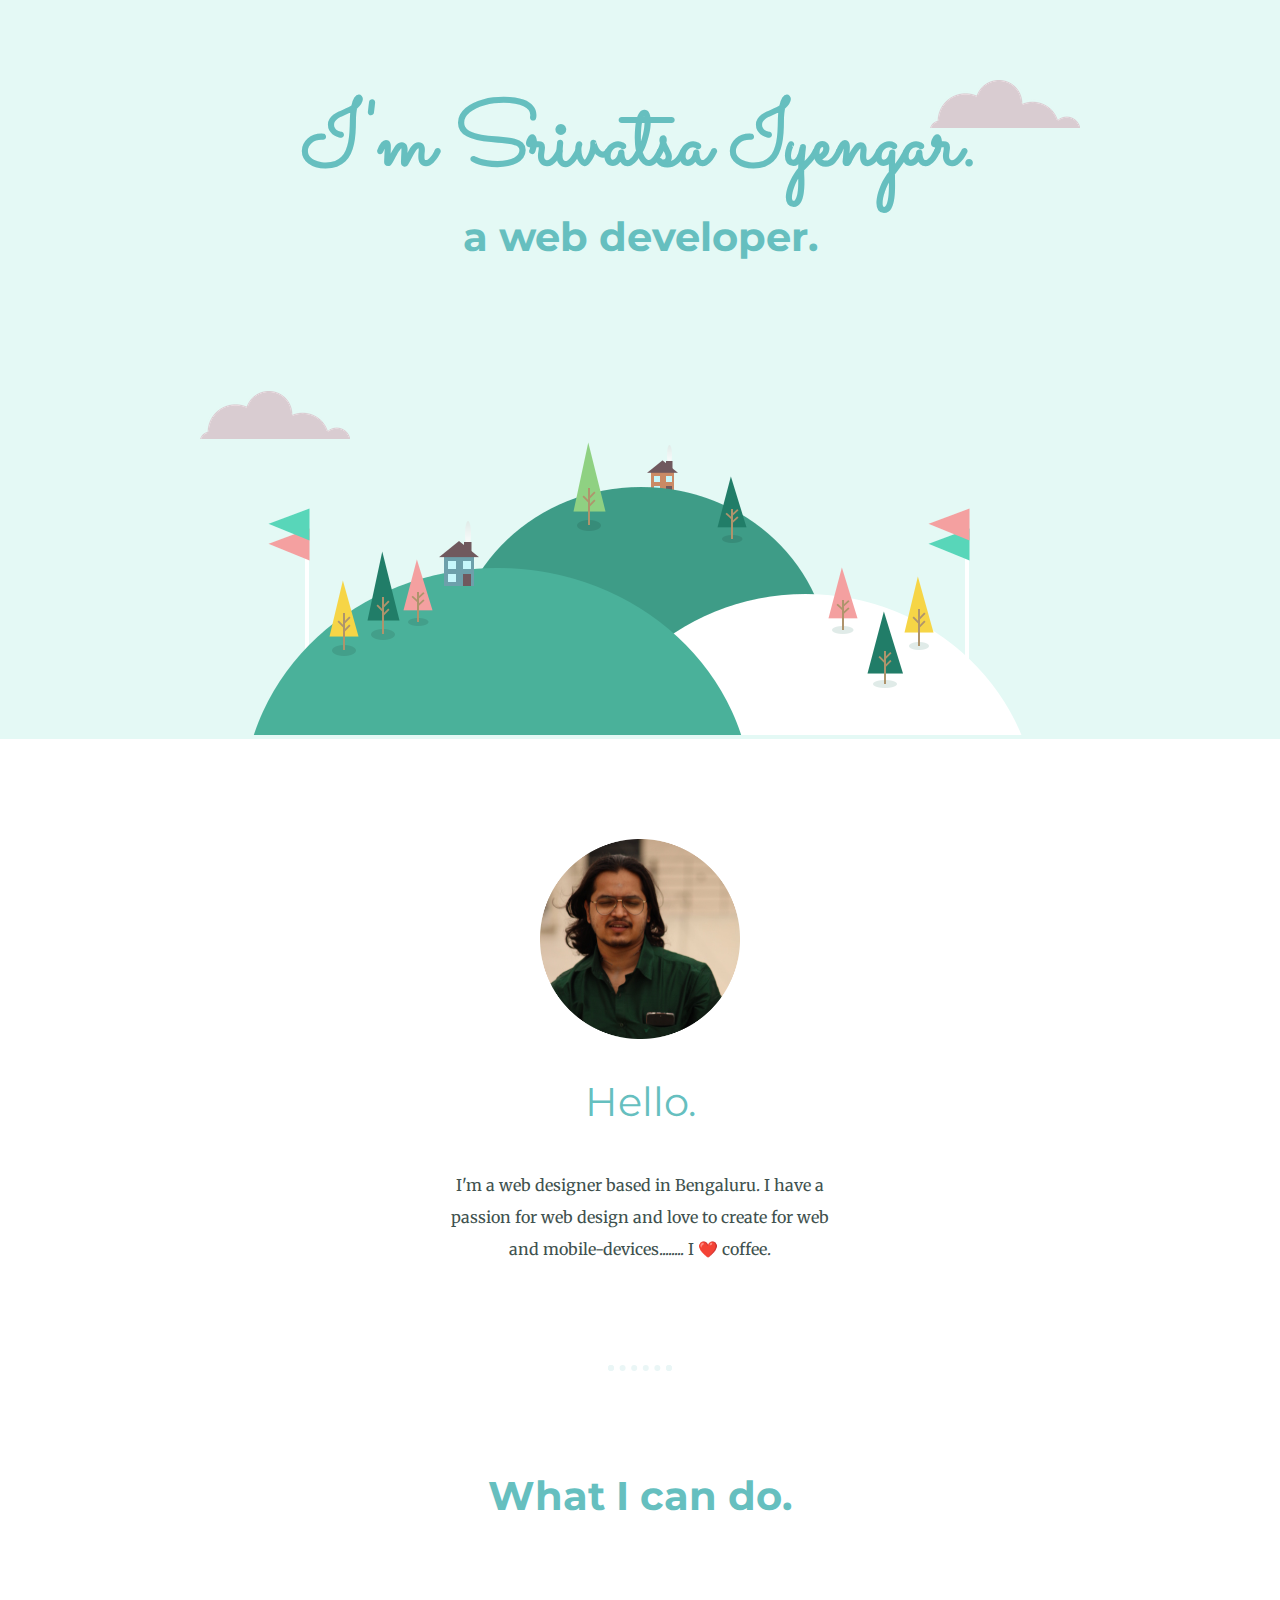
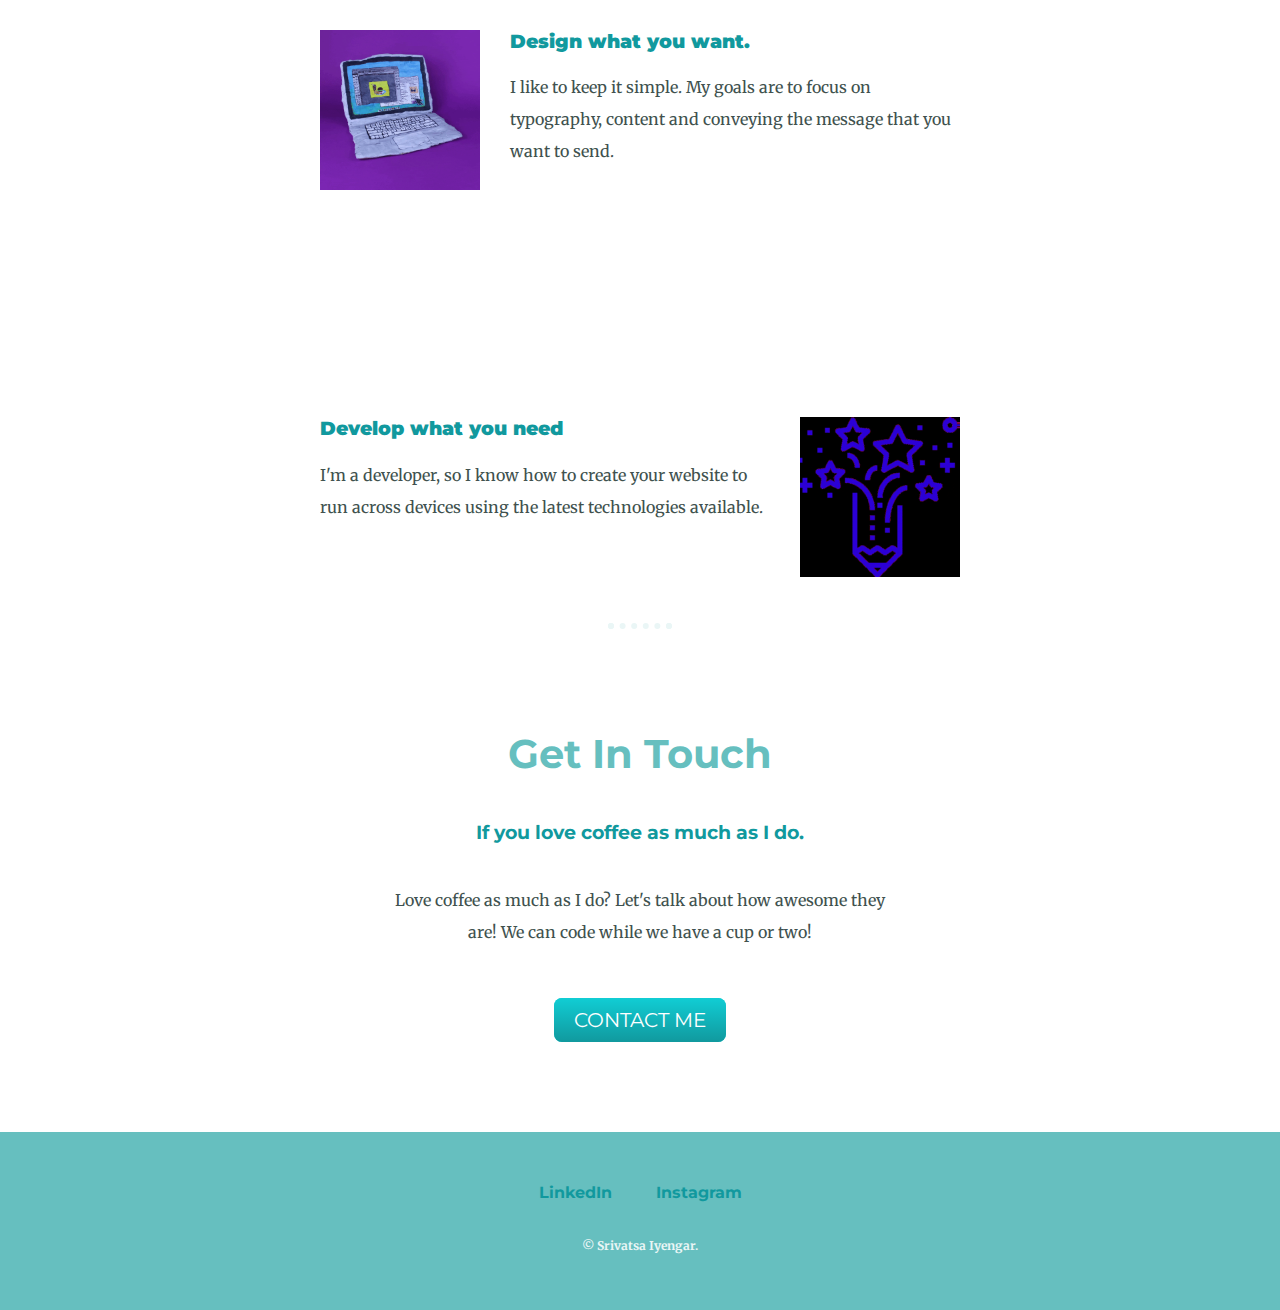
<file: index.html>
<!DOCTYPE html>
<html lang="en">
<head>
    <meta charset="UTF-8">
    <meta http-equiv="X-UA-Compatible" content="IE=edge">
    <meta name="viewport" content="width=device-width, initial-scale=1.0">
    <title>Iyengari - A Web Developer</title>
    <link rel="icon" href="images/favicon.ico" type="image/x-icon">
    <link rel="stylesheet" href="styles.css">
    <link rel="preconnect" href="https://fonts.googleapis.com">
    <link rel="preconnect" href="https://fonts.gstatic.com" crossorigin>
    <link href="https://fonts.googleapis.com/css2?family=Merriweather:ital,wght@1,300&family=Montserrat:ital,wght@1,100&family=Sacramento&display=swap" rel="stylesheet">
</head>

<div class="top-container">
  <img class="cloud1" src="images/cloud.png" alt="cloud">
  <div class="title-text">
    <h1>I'm Srivatsa Iyengar.</h1>
    <h2 class="desc"><b>a web developer.</b></h2>
  </div>
  <img class="cloud2" src="images/cloud.png" alt="cloud">
  <img class="mountain" src="images/mountain.png" alt="mountain-img">
</div>

<div class="middle-container">
  <div class="profile">
      <img src="images/propic.png" alt="Sri-profile-img" width="200px">
      <h2>Hello.</h2>
      <p class="intro">I'm a web designer  based in Bengaluru. 
        I have a passion for web design and love to create for web and mobile-devices........ I ❤️ coffee.</p>
    </div>
    <hr>
    <div class="skills">
      <h2><b>What I can do.</b></h2>
      <div class="skill-row">
        <img class="code-img" src="images/design.gif" alt="code-img">

        <h3><b>Design what you want.</b></h3>
        <p>I like to keep it simple. My goals are to focus on typography, content and conveying the message that you want to send.</p>

      </div>
      <div class="extend">

      </div>
      <div class="skill-row">
        <img class="chilli-img" src="images/code-img.gif" alt="chillies-img">
        <h3><b>Develop what you need</b></h3>
        <p>I'm a developer, so I know how to create your website to run across devices using the latest technologies available.</p>

      </div>
    </div>
    <hr>
    <div class="contact-me">
      <h2><b>Get In Touch</b></h2>
      <h3>If you love coffee as much as I do.</h3>
      <p class="contact-message">Love coffee as much as I do? Let's talk about how awesome they are! We can code while we have a cup or two!</p>
      <a class="btn" href="mailto:ilove@coffee.com">CONTACT ME</a>
    </div>
  </div>


  <div class="bottom-container">
    <a class="footer-link" href="https://www.linkedin.com/in/srivatsa-s-m-210122220/" target="_blank"><b>LinkedIn</b></a>
    <a class="footer-link" href="https://www.instagram.com/srivatsa__iyengar/" target="_blank"><b>Instagram</b></a>
    <p class="copyright"><strong>© Srivatsa Iyengar.</strong></p>
  </div>
</body>

</html>
</file>
<file: styles.css>
body {
    color: #40514E;
    margin: 0;
    text-align: center;
    font-family: 'Merriweather', serif;
  }
  
  .title-text{
    position: relative;
    bottom: 70px;
 
  }

  .desc{
    margin-top: 0;
    margin-bottom: 3.9rem;
  }
  .mountain {
    position: relative;
    max-width: 100%;
    height: auto;
    padding-top: 2rem;
  }

  .cloud1 {
    position: absolute;
    left: 200px;
    bottom: 300px;
  }

  .cloud2 {
    position: absolute;
    right: 200px;
    top: 80px;
  }

  .flex-container {
    display: flex;
  }

  .flex-container > div {
    margin: 10px;
    padding: 20px;
  }

  .extend{
    width: 100px;
    height: 50px;
  }
  
  h1 {
    color: #66BFBF;
    font-size: 5.625rem;
    margin: 50px auto 0 auto;
    font-family: 'Sacramento', cursive;
  }
  
  h2 {
    color: #66BFBF;
    font-family: 'Montserrat', sans-serif;
    font-size: 2.5rem;
    font-weight: normal;
    padding-bottom: 10px;
  }
  
  h3 {
    color: #11999E;
    font-family: 'Montserrat', sans-serif;
  }
  
  p {
    line-height: 2;
  }
  
  hr {
    border: dotted #EAF6F6 6px;
    border-bottom: none;
    width: 4%;
    margin: 100px auto;
  }
  
  a{
    color: #11999E;
    font-family: 'Montserrat', sans-serif;
    margin: 10px 20px;
    text-decoration: none;
  }
  
  a:hover {
    color: #EAF6F6;
  }
  
  .top-container {
    background-color: #E4F9F5;
    position: relative;
    padding-top: 100px;
  }
  
  .middle-container {
    margin: 100px 0;
  }
  
  .bottom-container {
    background-color: #66BFBF;
    padding: 50px 0 20px;
  }
  
  .skill-row {
    width: 50%;
    margin: 100px auto 100px auto;
    text-align: left;
  }

  .intro {
    width: 30%;
    margin: auto;
  }
  
  .contact-message {
    width: 40%;
    margin: 40px auto 60px;
  }
  
  .copyright {
    color: #EAF6F6;
    font-size: 0.75rem;
    padding: 20px 0;
  }
  
  
  
  
  
  .code-img {
    width: 25%;
    float: left;
    margin-right: 30px;
  }
  
  .chilli-img {
    width: 25%;
    float: right;
    margin-left: 30px;
  }
  
  .btn {
    background: #11cdd4;
    background-image: -webkit-linear-gradient(top, #11cdd4, #11999e);
    background-image: -moz-linear-gradient(top, #11cdd4, #11999e);
    background-image: -ms-linear-gradient(top, #11cdd4, #11999e);
    background-image: -o-linear-gradient(top, #11cdd4, #11999e);
    background-image: linear-gradient(to bottom, #11cdd4, #11999e);
    -webkit-border-radius: 8;
    -moz-border-radius: 8;
    border-radius: 8px;
    font-family: 'Montserrat', sans-serif;
    color: #ffffff;
    font-size: 20px;
    padding: 10px 20px 10px 20px;
    text-decoration: none;
  }
  
  .btn:hover {
    background: #30e3cb;
    background-image: -webkit-linear-gradient(top, #30e3cb, #2bc4ad);
    background-image: -moz-linear-gradient(top, #30e3cb, #2bc4ad);
    background-image: -ms-linear-gradient(top, #30e3cb, #2bc4ad);
    background-image: -o-linear-gradient(top, #30e3cb, #2bc4ad);
    background-image: linear-gradient(to bottom, #30e3cb, #2bc4ad);
    text-decoration: none;
  }
</file>
